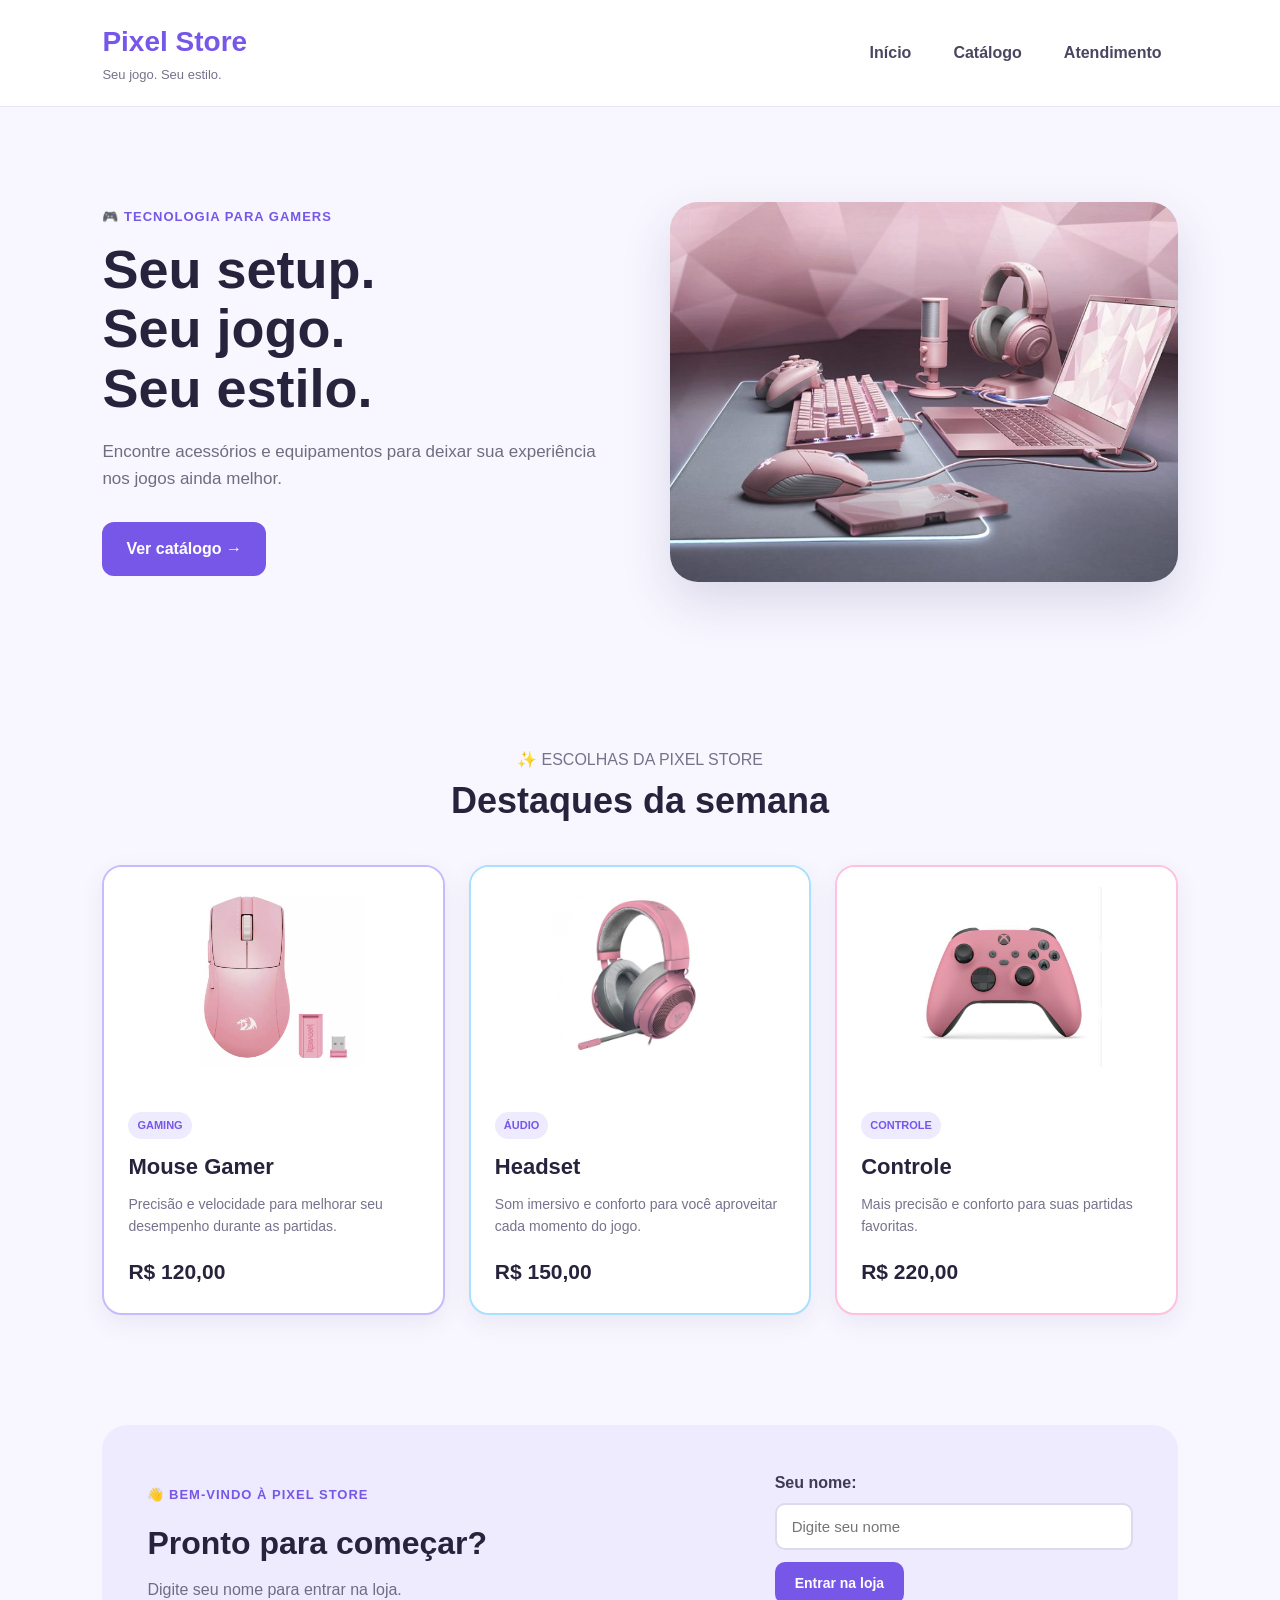
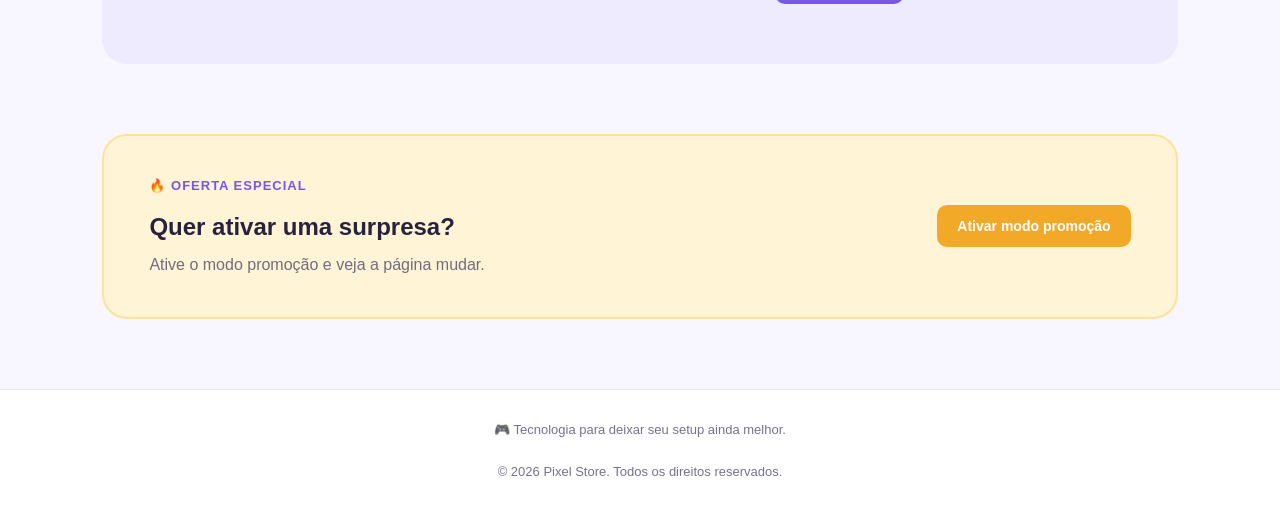
<file: index.html>
<!DOCTYPE html>
<html lang="pt-BR">

<head>
    <meta charset="UTF-8">
    <meta name="viewport" content="width=device-width, initial-scale=1.0">
    <title>Pixel Store | Início</title>
    <link rel="stylesheet" href="style.css">
</head>

<body>

    <header>
        <div class="logo">
            <h1>Pixel Store</h1>
            <p>Seu jogo. Seu estilo.</p>
        </div>

        <nav>
            <a href="index.html">Início</a>
            <a href="catalogo.html">Catálogo</a>
            <a href="atendimento.html">Atendimento</a>
        </nav>
    </header>

    <main>

        <section class="hero">

            <div class="hero-text">
                <p class="tag">🎮 TECNOLOGIA PARA GAMERS</p>

                <h2>Seu setup.<br>Seu jogo.<br>Seu estilo.</h2>

                <p>
                    Encontre acessórios e equipamentos para deixar
                    sua experiência nos jogos ainda melhor.
                </p>

                <a href="catalogo.html" class="botao">
                    Ver catálogo →
                </a>
            </div>

            <div class="hero-image">
                <img src="imagens/setup-gamer.jpg" alt="Setup gamer com computador e acessórios">
            </div>

        </section>

        <section class="destaques" id="destaques">

            <div class="titulo-secao">
                <p>✨ ESCOLHAS DA PIXEL STORE</p>
                <h2>Destaques da semana</h2>
            </div>

            <div class="cards">

                <article class="card card-roxo">

                    <img src="imagens/mouse.webp" alt="Mouse Gamer">

                    <div class="card-conteudo">
                        <span class="categoria">GAMING</span>

                        <h3>Mouse Gamer</h3>

                        <p>
                            Precisão e velocidade para melhorar
                            seu desempenho durante as partidas.
                        </p>

                        <strong>R$ 120,00</strong>
                    </div>

                </article>

                <article class="card card-azul">

                    <img src="imagens/headset.jpg" alt="Headset Gamer">

                    <div class="card-conteudo">
                        <span class="categoria">ÁUDIO</span>

                        <h3>Headset</h3>

                        <p>
                            Som imersivo e conforto para você
                            aproveitar cada momento do jogo.
                        </p>

                        <strong>R$ 150,00</strong>
                    </div>

                </article>

                <article class="card card-rosa">

                    <img src="imagens/controle.jpg" alt="Controle Gamer">

                    <div class="card-conteudo">
                        <span class="categoria">CONTROLE</span>

                        <h3>Controle</h3>

                        <p>
                            Mais precisão e conforto para suas
                            partidas favoritas.
                        </p>

                        <strong>R$ 220,00</strong>
                    </div>

                </article>

            </div>

        </section>

        <section class="boas-vindas">

            <div>
                <p class="tag">👋 BEM-VINDO À PIXEL STORE</p>

                <h2>Pronto para começar?</h2>

                <p>
                    Digite seu nome para entrar na loja.
                </p>
            </div>

            <div class="entrada-nome">

                <label for="nome">Seu nome:</label>

                <input
                    type="text"
                    id="nome"
                    placeholder="Digite seu nome"
                >

                <button onclick="entrarNaLoja()">
                    Entrar na loja
                </button>

                <p id="mensagem-boas-vindas"></p>

            </div>

        </section>

        <section class="promocao" id="promocao">

            <div>
                <p class="tag">🔥 OFERTA ESPECIAL</p>

                <h2>Quer ativar uma surpresa?</h2>

                <p>
                    Ative o modo promoção e veja a página mudar.
                </p>
            </div>

            <button onclick="ativarPromocao()">
                Ativar modo promoção
            </button>

        </section>

    </main>

    <footer>
        <p>🎮 Tecnologia para deixar seu setup ainda melhor.</p>
        <br>
        <p>© 2026 Pixel Store. Todos os direitos reservados.</p>
    </footer>

    <script src="script.js"></script>

</body>

</html>
</file>
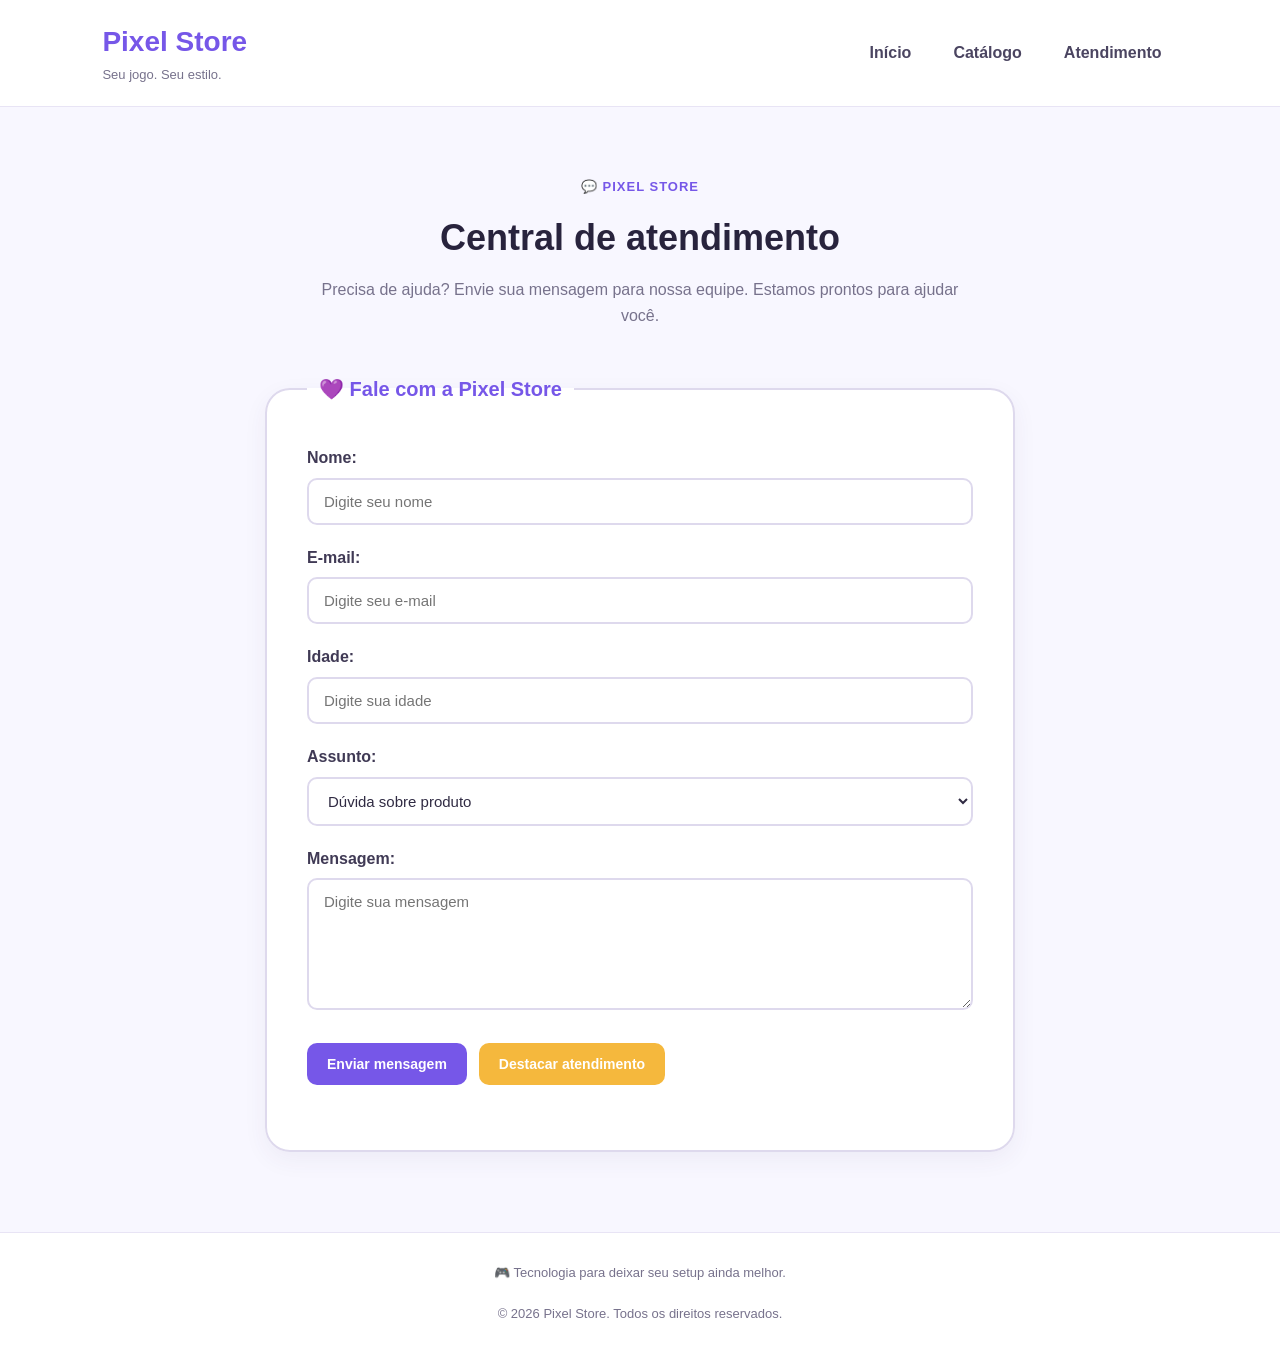
<file: atendimento.html>
<!DOCTYPE html>
<html lang="pt-BR">

<head>
    <meta charset="UTF-8">
    <meta name="viewport" content="width=device-width, initial-scale=1.0">
    <title>Pixel Store | Atendimento</title>
    <link rel="stylesheet" href="style.css">
</head>

<body>

    <header>
        <div class="logo">
            <h1>Pixel Store</h1>
            <p>Seu jogo. Seu estilo.</p>
        </div>

        <nav>
            <a href="index.html">Início</a>
            <a href="catalogo.html">Catálogo</a>
            <a href="atendimento.html">Atendimento</a>
        </nav>
    </header>

    <main>

        <section class="pagina-titulo">
            <p class="tag">💬 PIXEL STORE</p>

            <h2>Central de atendimento</h2>

            <p>
                Precisa de ajuda? Envie sua mensagem para nossa equipe.
                Estamos prontos para ajudar você.
            </p>
        </section>

        <section class="atendimento">

            <fieldset id="formulario-atendimento">

                <legend>💜 Fale com a Pixel Store</legend>

                <div class="campo">
                    <label for="nome-atendimento">Nome:</label>

                    <input
                        type="text"
                        id="nome-atendimento"
                        placeholder="Digite seu nome"
                    >
                </div>

                <div class="campo">
                    <label for="email">E-mail:</label>

                    <input
                        type="email"
                        id="email"
                        placeholder="Digite seu e-mail"
                    >
                </div>

                <div class="campo">
                    <label for="idade">Idade:</label>

                    <input
                        type="number"
                        id="idade"
                        min="1"
                        placeholder="Digite sua idade"
                    >
                </div>

                <div class="campo">
                    <label for="assunto">Assunto:</label>

                    <select id="assunto">
                        <option value="duvida">Dúvida sobre produto</option>
                        <option value="problema">Problema com compra</option>
                        <option value="outros">Outros</option>
                    </select>
                </div>

                <div class="campo">
                    <label for="mensagem">Mensagem:</label>

                    <textarea
                        id="mensagem"
                        rows="6"
                        placeholder="Digite sua mensagem"
                    ></textarea>
                </div>

                <div class="botoes-atendimento">

                    <button onclick="enviarMensagem()">
                        Enviar mensagem
                    </button>

                    <button onclick="destacarAtendimento()">
                        Destacar atendimento
                    </button>

                </div>

                <div class="respostas">

                    <p id="resposta-atendimento"></p>
                    <p id="resposta-idade"></p>

                </div>

            </fieldset>

        </section>

    </main>

    <footer>
        <p>🎮 Tecnologia para deixar seu setup ainda melhor.</p>
        <br>
        <p>© 2026 Pixel Store. Todos os direitos reservados.</p>
    </footer>

    <script src="script.js"></script>

</body>

</html>
</file>
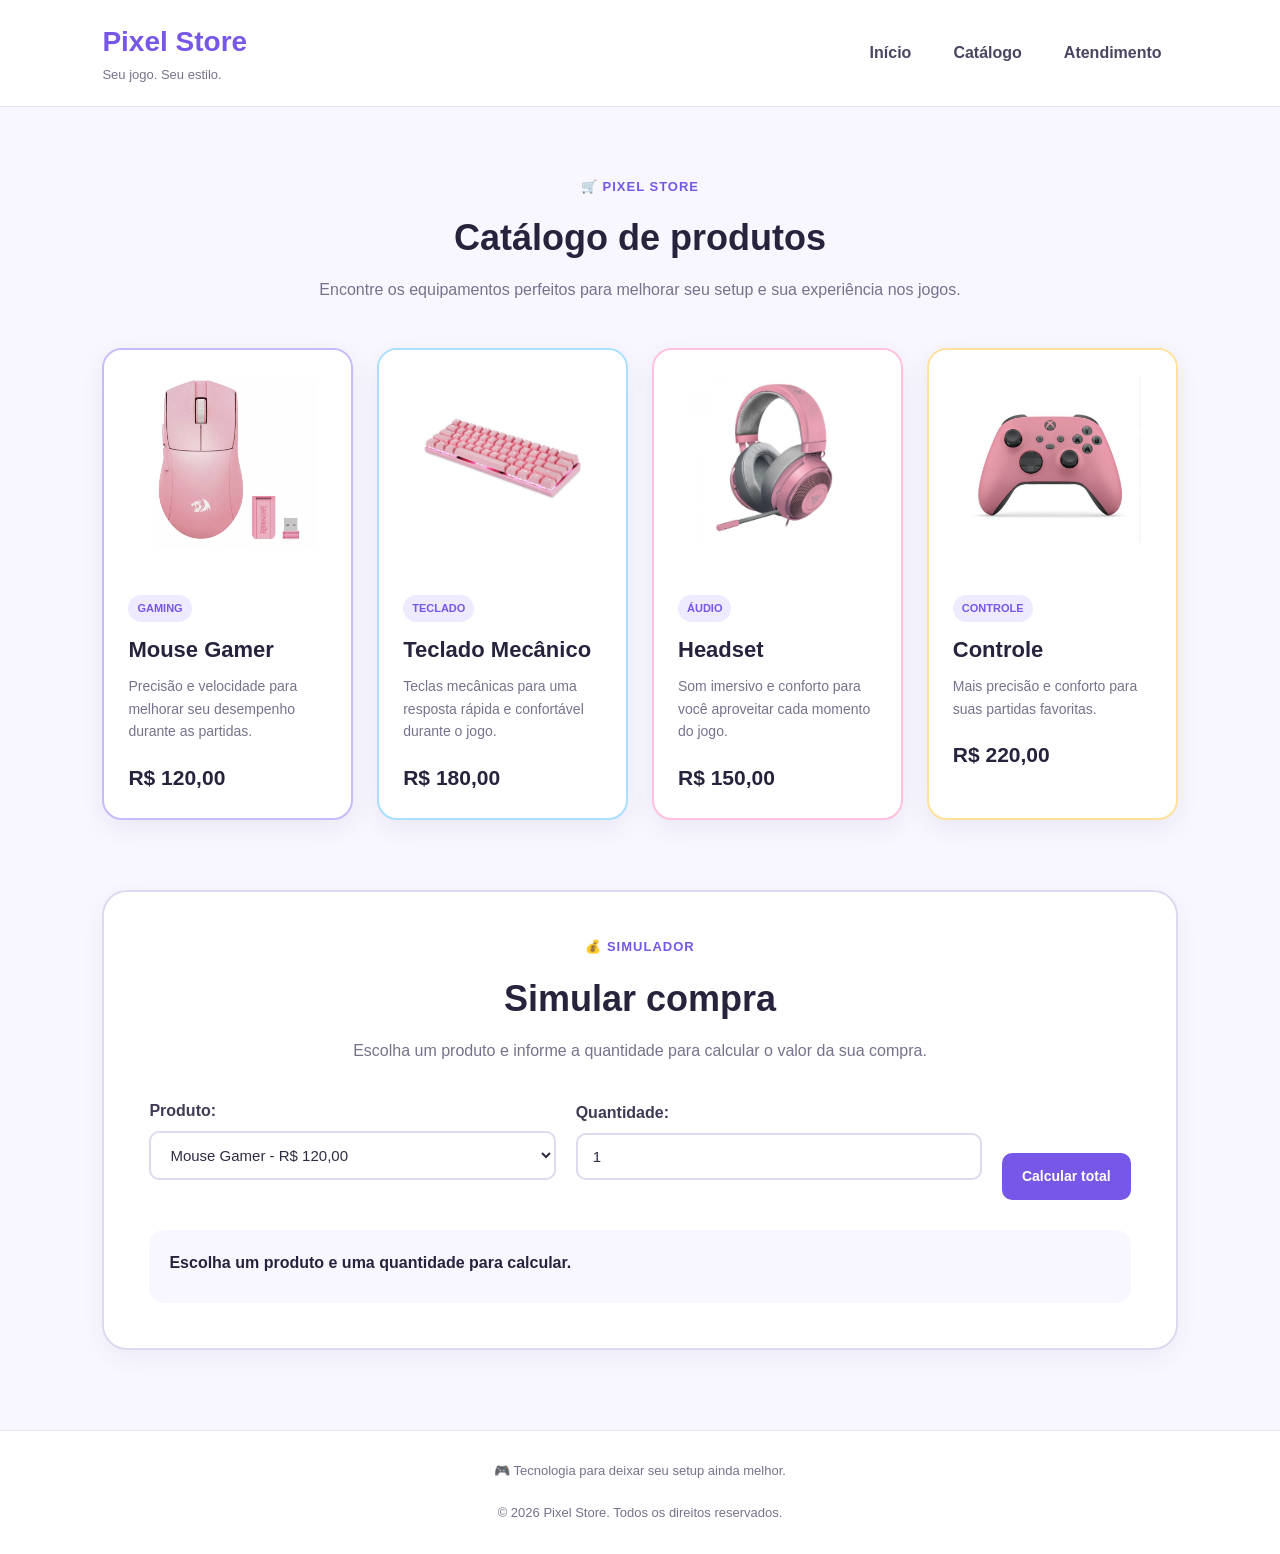
<file: catalogo.html>
<!DOCTYPE html>
<html lang="pt-BR">

<head>
    <meta charset="UTF-8">
    <meta name="viewport" content="width=device-width, initial-scale=1.0">
    <title>Pixel Store | Catálogo</title>
    <link rel="stylesheet" href="style.css">
</head>

<body>

    <header>
        <div class="logo">
            <h1>Pixel Store</h1>
            <p>Seu jogo. Seu estilo.</p>
        </div>

        <nav>
            <a href="index.html">Início</a>
            <a href="catalogo.html">Catálogo</a>
            <a href="atendimento.html">Atendimento</a>
        </nav>
    </header>

    <main>

        <section class="pagina-titulo">
            <p class="tag">🛒 PIXEL STORE</p>
            <h2>Catálogo de produtos</h2>
            <p>
                Encontre os equipamentos perfeitos para melhorar
                seu setup e sua experiência nos jogos.
            </p>
        </section>

        <section class="catalogo">

            <div class="cards">

                <article class="card card-roxo">

                    <img src="imagens/mouse.webp" alt="Mouse Gamer">

                    <div class="card-conteudo">
                        <span class="categoria">GAMING</span>

                        <h3>Mouse Gamer</h3>

                        <p>
                            Precisão e velocidade para melhorar
                            seu desempenho durante as partidas.
                        </p>

                        <strong>R$ 120,00</strong>
                    </div>

                </article>

                <article class="card card-azul">

                    <img src="imagens/teclado.jpg" alt="Teclado Mecânico">

                    <div class="card-conteudo">
                        <span class="categoria">TECLADO</span>

                        <h3>Teclado Mecânico</h3>

                        <p>
                            Teclas mecânicas para uma resposta
                            rápida e confortável durante o jogo.
                        </p>

                        <strong>R$ 180,00</strong>
                    </div>

                </article>

                <article class="card card-rosa">

                    <img src="imagens/headset.jpg" alt="Headset">

                    <div class="card-conteudo">
                        <span class="categoria">ÁUDIO</span>

                        <h3>Headset</h3>

                        <p>
                            Som imersivo e conforto para você
                            aproveitar cada momento do jogo.
                        </p>

                        <strong>R$ 150,00</strong>
                    </div>

                </article>

                <article class="card card-amarelo">

                    <img src="imagens/controle.jpg" alt="Controle">

                    <div class="card-conteudo">
                        <span class="categoria">CONTROLE</span>

                        <h3>Controle</h3>

                        <p>
                            Mais precisão e conforto para suas
                            partidas favoritas.
                        </p>

                        <strong>R$ 220,00</strong>
                    </div>

                </article>

            </div>

        </section>

        <section class="simulador">

            <div class="titulo-secao">
                <p class="tag">💰 SIMULADOR</p>
                <h2>Simular compra</h2>
                <p>
                    Escolha um produto e informe a quantidade
                    para calcular o valor da sua compra.
                </p>
            </div>

            <div class="form-compra">

                <div class="campo">
                    <label for="produto">Produto:</label>

                    <select id="produto">
                        <option value="120">Mouse Gamer - R$ 120,00</option>
                        <option value="180">Teclado Mecânico - R$ 180,00</option>
                        <option value="150">Headset - R$ 150,00</option>
                        <option value="220">Controle - R$ 220,00</option>
                    </select>
                </div>

                <div class="campo">
                    <label for="quantidade">Quantidade:</label>

                    <input
                        type="number"
                        id="quantidade"
                        min="1"
                        value="1"
                    >
                </div>

                <button onclick="calcularTotal()">
                    Calcular total
                </button>

            </div>

            <div class="resultado-compra">

                <p id="resultado">
                    Escolha um produto e uma quantidade para calcular.
                </p>

                <p id="frete"></p>

            </div>

        </section>

    </main>

    <footer>
        <p>🎮 Tecnologia para deixar seu setup ainda melhor.</p>
        <br>
        <p>© 2026 Pixel Store. Todos os direitos reservados.</p>
    </footer>

    <script src="script.js"></script>

</body>

</html>
</file>
<file: style.css>
* {
    margin: 0;
    padding: 0;
    box-sizing: border-box;
}

body {
    font-family: Arial, Helvetica, sans-serif;
    background-color: #f8f7ff;
    color: #252238;
    line-height: 1.6;
}

header {
    background-color: #ffffff;
    padding: 20px 8%;
    display: flex;
    justify-content: space-between;
    align-items: center;
    border-bottom: 1px solid #e8e4f5;
    position: sticky;
    top: 0;
    z-index: 10;
}

.logo h1 {
    color: #7657e8;
    font-size: 28px;
    font-weight: 800;
}

.logo p {
    color: #77728c;
    font-size: 13px;
}

nav {
    display: flex;
    gap: 10px;
}

nav a {
    color: #4b4561;
    text-decoration: none;
    font-weight: bold;
    padding: 10px 16px;
    border-radius: 10px;
    transition: 0.3s;
}

nav a:hover {
    background-color: #eeeaff;
    color: #7657e8;
}

nav a:active {
    background-color: #7657e8;
    color: #ffffff;
}

main {
    width: 84%;
    max-width: 1200px;
    margin: 0 auto;
}

.hero {
    min-height: 570px;
    display: flex;
    justify-content: space-between;
    align-items: center;
    gap: 60px;
    padding: 70px 0;
}

.hero-text {
    flex: 1;
}

.tag {
    color: #7657e8;
    font-size: 13px;
    font-weight: bold;
    letter-spacing: 1px;
    margin-bottom: 12px;
}

.hero-text h2 {
    font-size: 54px;
    line-height: 1.1;
    margin-bottom: 20px;
    color: #28233d;
}

.hero-text > p:not(.tag) {
    color: #716c80;
    font-size: 17px;
    max-width: 520px;
    margin-bottom: 30px;
}

.botao {
    display: inline-block;
    background-color: #7657e8;
    color: #ffffff;
    text-decoration: none;
    font-weight: bold;
    padding: 14px 24px;
    border-radius: 12px;
    transition: 0.3s;
}

.botao:hover {
    background-color: #6041d2;
    transform: translateY(-3px);
    box-shadow: 0 8px 20px rgba(118, 87, 232, 0.25);
}

.botao:active {
    transform: translateY(0);
}

.hero-image {
    flex: 1;
    display: flex;
    justify-content: center;
}

.hero-image img {
    width: 100%;
    max-width: 520px;
    height: 380px;
    object-fit: cover;
    border-radius: 28px;
    box-shadow: 0 20px 50px rgba(54, 43, 100, 0.15);
}

.destaques {
    padding: 70px 0;
}

.titulo-secao {
    text-align: center;
    margin-bottom: 35px;
}

.titulo-secao h2,
.pagina-titulo h2 {
    font-size: 36px;
    color: #28233d;
    margin-bottom: 10px;
}

.titulo-secao p:not(.tag) {
    color: #77728c;
}

.cards {
    display: flex;
    gap: 24px;
    justify-content: center;
    align-items: stretch;
}

.card {
    flex: 1;
    background-color: #ffffff;
    border: 2px solid transparent;
    border-radius: 20px;
    overflow: hidden;
    box-shadow: 0 8px 25px rgba(60, 50, 100, 0.08);
    transition: 0.3s;
}

.card:hover {
    transform: translateY(-8px);
    box-shadow: 0 15px 35px rgba(60, 50, 100, 0.15);
}

.card img {
    width: 100%;
    height: 220px;
    object-fit: contain;
    display: block;
    padding: 20px 35px;
    background-color: #ffffff;
}

.card-conteudo {
    padding: 24px;
}

.categoria {
    display: inline-block;
    font-size: 11px;
    font-weight: bold;
    color: #7657e8;
    background-color: #eeeaff;
    padding: 5px 9px;
    border-radius: 20px;
    margin-bottom: 10px;
}

.card h3 {
    font-size: 22px;
    margin-bottom: 8px;
    color: #28233d;
}

.card p {
    color: #77728c;
    font-size: 14px;
    margin-bottom: 18px;
}

.card strong {
    color: #28233d;
    font-size: 21px;
}

.card-roxo {
    border-color: #c9baff;
}

.card-azul {
    border-color: #a9dfff;
}

.card-rosa {
    border-color: #ffc1dd;
}

.card-amarelo {
    border-color: #ffe19a;
}

.boas-vindas {
    margin: 40px 0 70px;
    padding: 45px;
    background-color: #eeeaff;
    border-radius: 25px;
    display: flex;
    justify-content: space-between;
    align-items: center;
    gap: 40px;
}

.boas-vindas h2 {
    color: #28233d;
    font-size: 32px;
    margin-bottom: 8px;
}

.boas-vindas > div:first-child > p:not(.tag) {
    color: #716c80;
}

.entrada-nome {
    min-width: 330px;
}

.entrada-nome label,
.campo label {
    display: block;
    font-weight: bold;
    color: #403a55;
    margin-bottom: 7px;
}

input,
select,
textarea {
    width: 100%;
    padding: 13px 15px;
    border: 2px solid #ded9ed;
    border-radius: 10px;
    background-color: #ffffff;
    color: #302b43;
    font-family: inherit;
    font-size: 15px;
    outline: none;
    transition: 0.3s;
}

input:focus,
select:focus,
textarea:focus {
    border-color: #7657e8;
    box-shadow: 0 0 0 3px rgba(118, 87, 232, 0.1);
}

.entrada-nome input {
    margin-bottom: 12px;
}

button {
    border: none;
    background-color: #7657e8;
    color: #ffffff;
    padding: 13px 20px;
    border-radius: 10px;
    font-weight: bold;
    font-size: 14px;
    cursor: pointer;
    transition: 0.3s;
}

button:hover {
    background-color: #6041d2;
    transform: translateY(-2px);
    box-shadow: 0 7px 18px rgba(118, 87, 232, 0.25);
}

button:active {
    transform: scale(0.96);
}

#mensagem-boas-vindas {
    margin-top: 15px;
    color: #7657e8;
    font-weight: bold;
}

.promocao {
    margin-bottom: 70px;
    padding: 40px 45px;
    background-color: #fff4d6;
    border: 2px solid #ffe19a;
    border-radius: 25px;
    display: flex;
    justify-content: space-between;
    align-items: center;
    gap: 30px;
}

.promocao h2 {
    color: #28233d;
    margin-bottom: 5px;
}

.promocao p:not(.tag) {
    color: #716c80;
}

.promocao button {
    background-color: #f3a928;
    color: #ffffff;
}

.promocao button:hover {
    background-color: #d98d0d;
}

.pagina-titulo {
    text-align: center;
    padding: 70px 0 45px;
}

.pagina-titulo > p:not(.tag) {
    max-width: 650px;
    margin: 0 auto;
    color: #77728c;
}

.catalogo {
    padding-bottom: 70px;
}

.simulador {
    background-color: #ffffff;
    border: 2px solid #ded9ed;
    border-radius: 25px;
    padding: 45px;
    margin-bottom: 80px;
    box-shadow: 0 8px 25px rgba(60, 50, 100, 0.06);
}

.form-compra {
    display: flex;
    align-items: end;
    gap: 20px;
    margin-top: 30px;
}

.campo {
    flex: 1;
}

.form-compra button {
    min-height: 47px;
    margin-bottom: 0;
}

.resultado-compra {
    margin-top: 30px;
    padding: 20px;
    border-radius: 15px;
    background-color: #f8f7ff;
}

#resultado {
    color: #28233d;
    font-weight: bold;
}

#frete {
    margin-top: 8px;
    font-weight: bold;
}

.atendimento {
    max-width: 750px;
    margin: 0 auto 80px;
}

fieldset {
    border: 2px solid #ded9ed;
    border-radius: 25px;
    padding: 40px;
    background-color: #ffffff;
    box-shadow: 0 8px 25px rgba(60, 50, 100, 0.06);
    transition: 0.3s;
}

legend {
    padding: 0 12px;
    color: #7657e8;
    font-size: 20px;
    font-weight: bold;
}

.campo {
    margin-bottom: 20px;
}

textarea {
    resize: vertical;
}

.botoes-atendimento {
    display: flex;
    gap: 12px;
    margin-top: 25px;
}

.botoes-atendimento button:last-child {
    background-color: #f5b83d;
}

.botoes-atendimento button:last-child:hover {
    background-color: #db9c19;
}

.respostas {
    margin-top: 25px;
}

#resposta-atendimento,
#resposta-idade {
    margin-top: 10px;
    font-weight: bold;
}

footer {
    background-color: #ffffff;
    border-top: 1px solid #e8e4f5;
    text-align: center;
    padding: 30px 20px;
    color: #77728c;
    font-size: 13px;
}

footer p + p {
    margin-top: 5px;
}

@media (max-width: 800px) {

    header {
        flex-direction: column;
        gap: 15px;
    }

    .hero {
        flex-direction: column;
        text-align: center;
    }

    .hero-text > p:not(.tag) {
        margin-left: auto;
        margin-right: auto;
    }

    .hero-text h2 {
        font-size: 42px;
    }

    .cards {
        flex-wrap: wrap;
    }

    .card {
        min-width: 280px;
    }

    .boas-vindas,
    .promocao {
        flex-direction: column;
        text-align: center;
    }

    .entrada-nome {
        width: 100%;
    }

    .form-compra {
        flex-direction: column;
        align-items: stretch;
    }

    .botoes-atendimento {
        flex-direction: column;
    }
}
</file>
